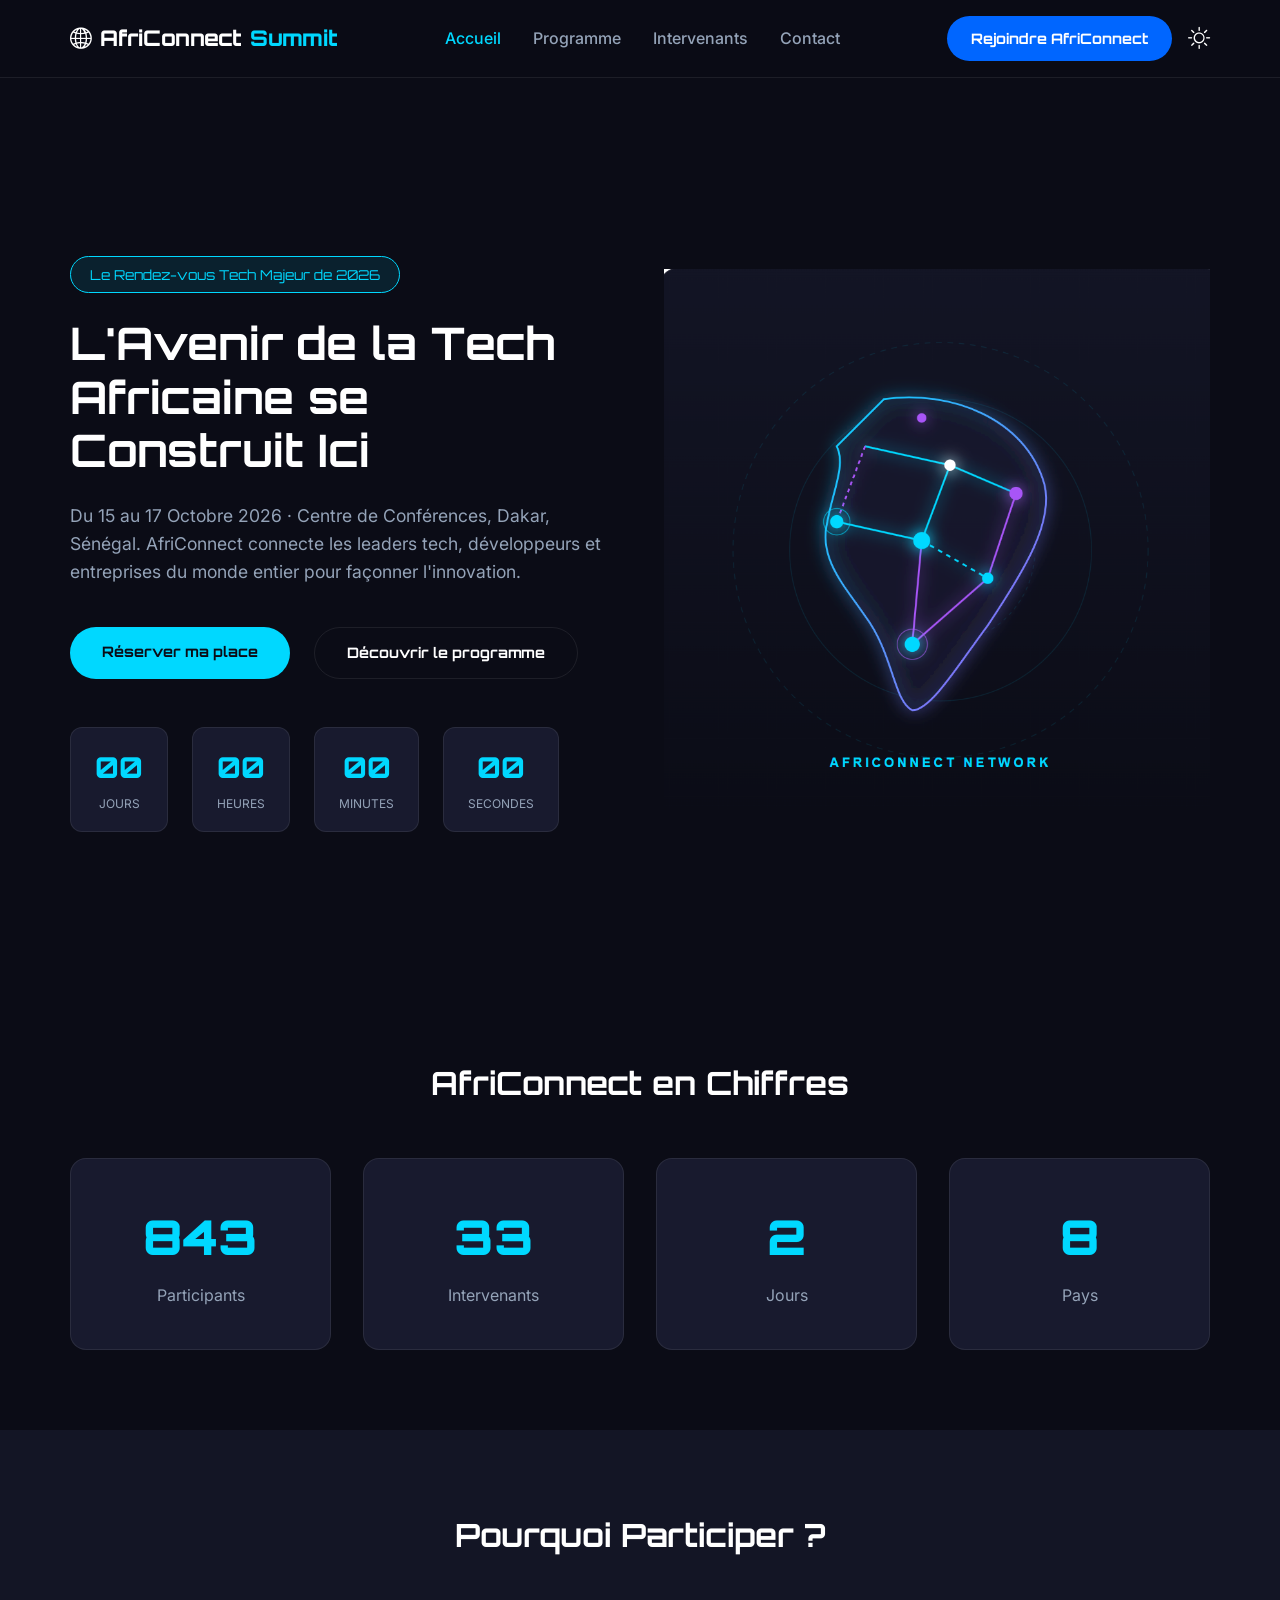
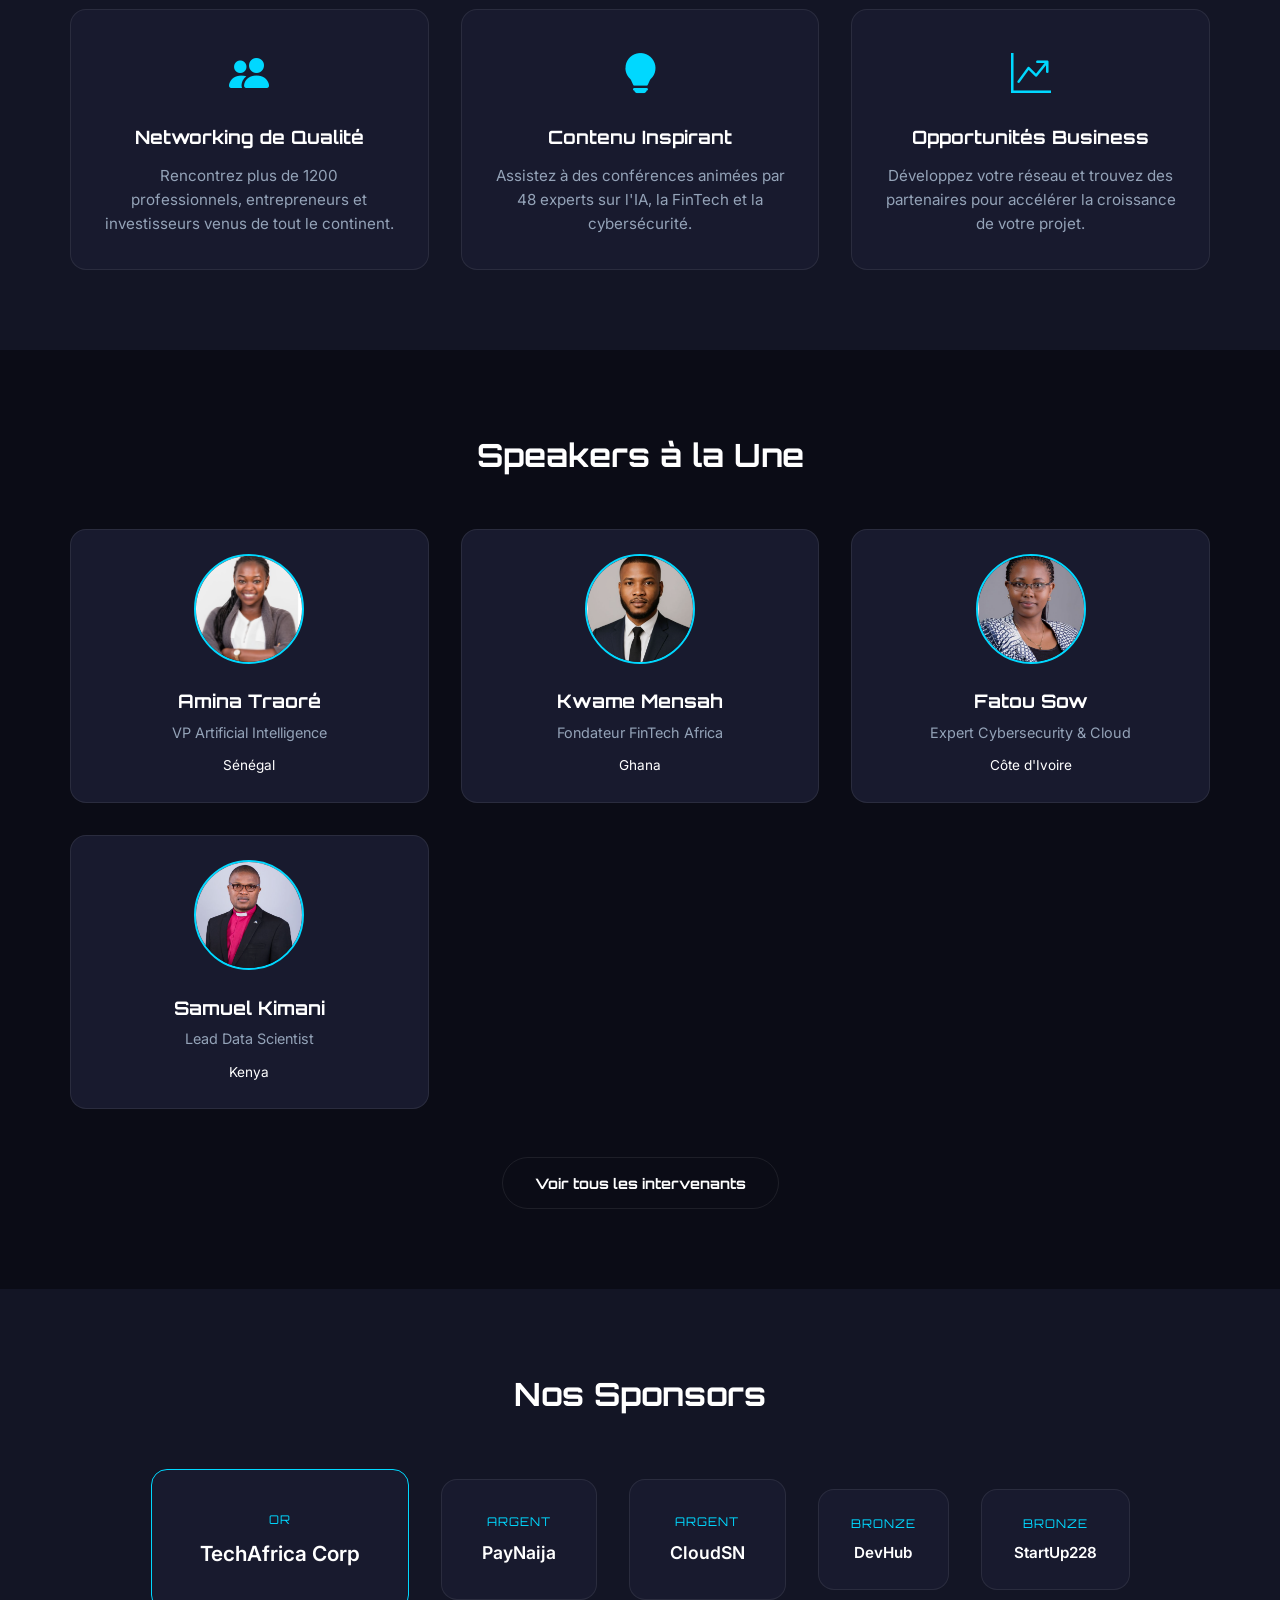
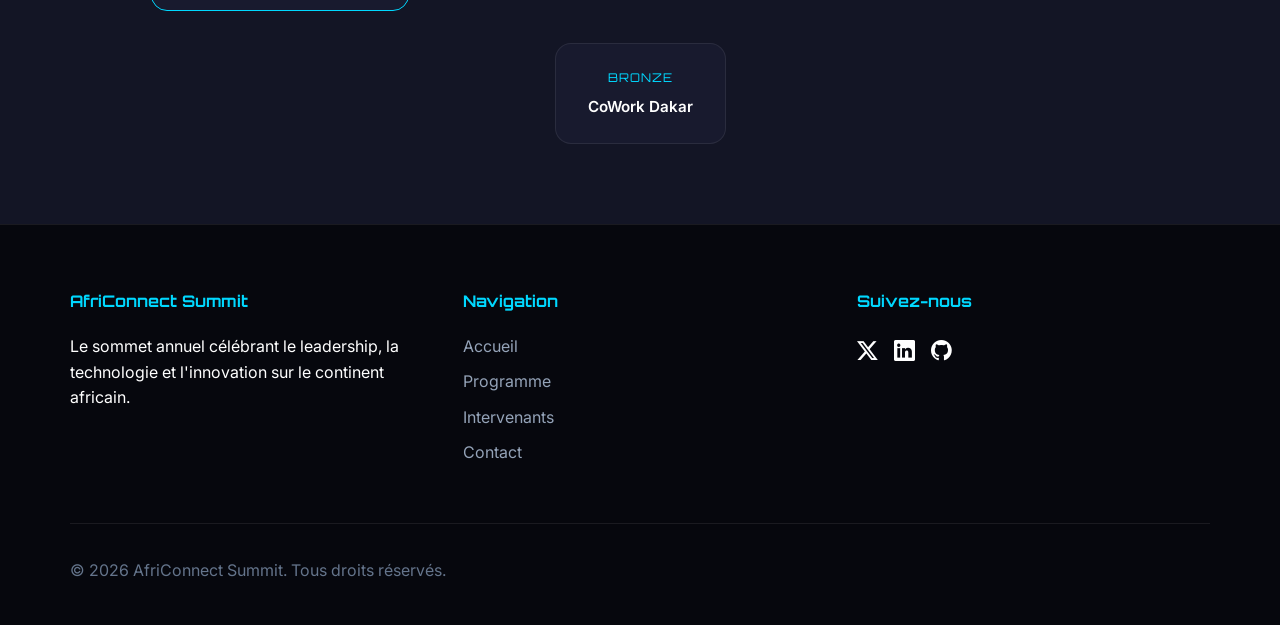
<file: index.html>
<!DOCTYPE html>
<html lang="fr" data-theme="dark">
<head>
  <meta charset="UTF-8">
  <meta name="viewport" content="width=device-width, initial-scale=1.0">
  <title>AfriConnect Summit 2026 | Accueil</title>
  
  <!-- Google Fonts : Orbitron (Tech/Titres) & Inter (Lecture) -->
  <link rel="preconnect" href="https://fonts.googleapis.com">
  <link rel="preconnect" href="https://fonts.gstatic.com" crossorigin>
  <link href="https://fonts.googleapis.com/css2?family=Inter:wght@400;500;600&family=Orbitron:wght@600;700;800;900&display=swap" rel="stylesheet">
  
  <!-- Bootstrap Icons pour les icônes -->
  <link href="https://cdn.jsdelivr.net/npm/bootstrap-icons@1.11.3/font/bootstrap-icons.css" rel="stylesheet">
  
  <!-- Feuille de style CSS -->
  <link rel="stylesheet" href="css/style.css">
</head>
<body>

  <!-- HEADER & NAVIGATION -->
  <header class="header" id="header">
    <nav class="navbar container">
      <a href="index.html" class="logo">
        <i class="bi bi-globe2"></i> AfriConnect <span class="logo-accent">Summit</span>
      </a>
      
      <ul class="nav-menu" id="nav-menu">
        <li><a href="index.html" class="nav-link active">Accueil</a></li>
        <li><a href="programme.html" class="nav-link">Programme</a></li>
        <li><a href="intervenants.html" class="nav-link">Intervenants</a></li>
        <li><a href="contact.html" class="nav-link">Contact</a></li>
      </ul>
      
      <div class="nav-actions">
        <a href="contact.html" class="btn btn-blue">Rejoindre AfriConnect</a>
        <button id="theme-toggle" class="btn-theme" aria-label="Changer de thème">
          <i class="bi bi-sun"></i>
        </button>
        <button id="hamburger" class="hamburger" aria-label="Menu mobile">
          <i class="bi bi-list"></i>
        </button>
      </div>
    </nav>
  </header>

  <main>
    <!-- SECTION HERO -->
    <section class="hero">
      <div class="hero-flex container">
        <div class="hero-image reveal">
          <img src="Images/photo.png" alt="Illustration réseau connecté AfriConnect Summit">
        </div>

        <div class="hero-content reveal">
          <span class="badge">Le Rendez-vous Tech Majeur de 2026</span>
          <h1>L'Avenir de la Tech Africaine se Construit Ici</h1>
          <p class="hero-subtitle">Du 15 au 17 Octobre 2026 · Centre de Conférences, Dakar, Sénégal. AfriConnect connecte les leaders tech, développeurs et entreprises du monde entier pour façonner l'innovation.</p>
          
          <div class="hero-buttons">
            <a href="contact.html" class="btn btn-cyan">Réserver ma place</a>
            <a href="programme.html" class="btn btn-outline">Découvrir le programme</a>
          </div>

          <!-- Compte à rebours -->
          <div class="countdown" id="countdown">
            <div class="time-box"><span id="days">00</span><label>Jours</label></div>
            <div class="time-box"><span id="hours">00</span><label>Heures</label></div>
            <div class="time-box"><span id="minutes">00</span><label>Minutes</label></div>
            <div class="time-box"><span id="seconds">00</span><label>Secondes</label></div>
          </div>
        </div>
      </div>
    </section>

    <!-- SECTION CHIFFRES CLÉS -->
    <section class="section-padding">
      <div class="container">
        <h2 class="section-title">AfriConnect en Chiffres</h2>
        <div class="grid-stats">
          <div class="stat-card reveal">
            <h3 class="stat-number" data-target="1200">0</h3>
            <p class="stat-label">Participants</p>
          </div>
          <div class="stat-card reveal">
            <h3 class="stat-number" data-target="48">0</h3>
            <p class="stat-label">Intervenants</p>
          </div>
          <div class="stat-card reveal">
            <h3 class="stat-number" data-target="3">0</h3>
            <p class="stat-label">Jours</p>
          </div>
          <div class="stat-card reveal">
            <h3 class="stat-number" data-target="12">0</h3>
            <p class="stat-label">Pays</p>
          </div>
        </div>
      </div>
    </section>

    <!-- SECTION POURQUOI PARTICIPER -->
    <section class="section-padding" style="background-color: var(--bg-secondary);">
      <div class="container">
        <h2 class="section-title">Pourquoi Participer ?</h2>
        <div class="why-flex">
          <article class="why-card reveal">
            <i class="bi bi-people-fill why-icon"></i>
            <h3>Networking de Qualité</h3>
            <p>Rencontrez plus de 1200 professionnels, entrepreneurs et investisseurs venus de tout le continent.</p>
          </article>
          <article class="why-card reveal">
            <i class="bi bi-lightbulb-fill why-icon"></i>
            <h3>Contenu Inspirant</h3>
            <p>Assistez à des conférences animées par 48 experts sur l'IA, la FinTech et la cybersécurité.</p>
          </article>
          <article class="why-card reveal">
            <i class="bi bi-graph-up-arrow why-icon"></i>
            <h3>Opportunités Business</h3>
            <p>Développez votre réseau et trouvez des partenaires pour accélérer la croissance de votre projet.</p>
          </article>
        </div>
      </div>
    </section>

    <!-- APERÇU INTERVENANTS -->
    <section class="section-padding">
      <div class="container">
        <h2 class="section-title">Speakers à la Une</h2>
        <div class="grid-speakers-preview">
          <div class="speaker-card reveal">
            <img src="Images/F2.png" alt="Awa Diop, VP Artificial Intelligence" class="speaker-img" onerror="this.src='https://images.unsplash.com/photo-1573496359142-b8d87734a5a2?w=400'">
            <h3>Amina Traoré</h3>
            <p class="speaker-role">VP Artificial Intelligence</p>
            <span class="speaker-country">Sénégal</span>
          </div>
          <div class="speaker-card reveal">
            <img src="Images/N1.png" alt="Kwame Mensah, Fondateur FinTech Africa" class="speaker-img" onerror="this.src='https://images.unsplash.com/photo-1560250097-0b93528c311a?w=400'">
            <h3>Kwame Mensah</h3>
            <p class="speaker-role">Fondateur FinTech Africa</p>
            <span class="speaker-country">Ghana</span>
          </div>
          <div class="speaker-card reveal">
            <img src="Images/F1.png" alt="Fatou Sow, Expert Cybersecurity & Cloud" class="speaker-img" onerror="this.src='https://images.unsplash.com/photo-1580489944761-15a19d654956?w=400'">
            <h3>Fatou Sow</h3>
            <p class="speaker-role">Expert Cybersecurity & Cloud</p>
            <span class="speaker-country">Côte d'Ivoire</span>
          </div>
          <div class="speaker-card reveal">
            <img src="Images/KE2.png" alt="Samuel Kimani, Lead Data Scientist" class="speaker-img" onerror="this.src='https://images.unsplash.com/photo-1507003211169-0a1dd7228f2d?w=400'">
            <h3>Samuel Kimani</h3>
            <p class="speaker-role">Lead Data Scientist</p>
            <span class="speaker-country">Kenya</span>
          </div>
        </div>
        <div class="center-btn">
          <a href="intervenants.html" class="btn btn-outline">Voir tous les intervenants</a>
        </div>
      </div>
    </section>

    <!-- SECTION SPONSORS -->
    <section class="section-padding" style="background-color: var(--bg-secondary);">
      <div class="container">
        <h2 class="section-title">Nos Sponsors</h2>
        <div class="sponsors-flex">
          <div class="sponsor-card sponsor-gold reveal">
            <span class="sponsor-level">Or</span>
            <p class="sponsor-name">TechAfrica Corp</p>
          </div>
          <div class="sponsor-card sponsor-silver reveal">
            <span class="sponsor-level">Argent</span>
            <p class="sponsor-name">PayNaija</p>
          </div>
          <div class="sponsor-card sponsor-silver reveal">
            <span class="sponsor-level">Argent</span>
            <p class="sponsor-name">CloudSN</p>
          </div>
          <div class="sponsor-card sponsor-bronze reveal">
            <span class="sponsor-level">Bronze</span>
            <p class="sponsor-name">DevHub</p>
          </div>
          <div class="sponsor-card sponsor-bronze reveal">
            <span class="sponsor-level">Bronze</span>
            <p class="sponsor-name">StartUp228</p>
          </div>
          <div class="sponsor-card sponsor-bronze reveal">
            <span class="sponsor-level">Bronze</span>
            <p class="sponsor-name">CoWork Dakar</p>
          </div>
        </div>
      </div>
    </section>
  </main>

  <!-- FOOTER -->
  <footer class="footer">
    <div class="container">
      <div class="flex-footer">
        <div class="footer-col">
          <h4>AfriConnect Summit</h4>
          <p>Le sommet annuel célébrant le leadership, la technologie et l'innovation sur le continent africain.</p>
        </div>
        <div class="footer-col">
          <h4>Navigation</h4>
          <ul>
            <li><a href="index.html">Accueil</a></li>
            <li><a href="programme.html">Programme</a></li>
            <li><a href="intervenants.html">Intervenants</a></li>
            <li><a href="contact.html">Contact</a></li>
          </ul>
        </div>
        <div class="footer-col">
          <h4>Suivez-nous</h4>
          <div class="social-links">
            <a href="#" aria-label="Twitter"><i class="bi bi-twitter-x"></i></a>
            <a href="#" aria-label="LinkedIn"><i class="bi bi-linkedin"></i></a>
            <a href="#" aria-label="GitHub"><i class="bi bi-github"></i></a>
          </div>
        </div>
      </div>
      <div class="footer-bottom">
        <p>&copy; <span id="current-year"></span> AfriConnect Summit. Tous droits réservés.</p>
        <button id="back-to-top" class="btn-top" aria-label="Retour en haut"><i class="bi bi-arrow-up"></i></button>
      </div>
    </div>
  </footer>

  <script src="js/main.js"></script>
</body>
</html>
</file>
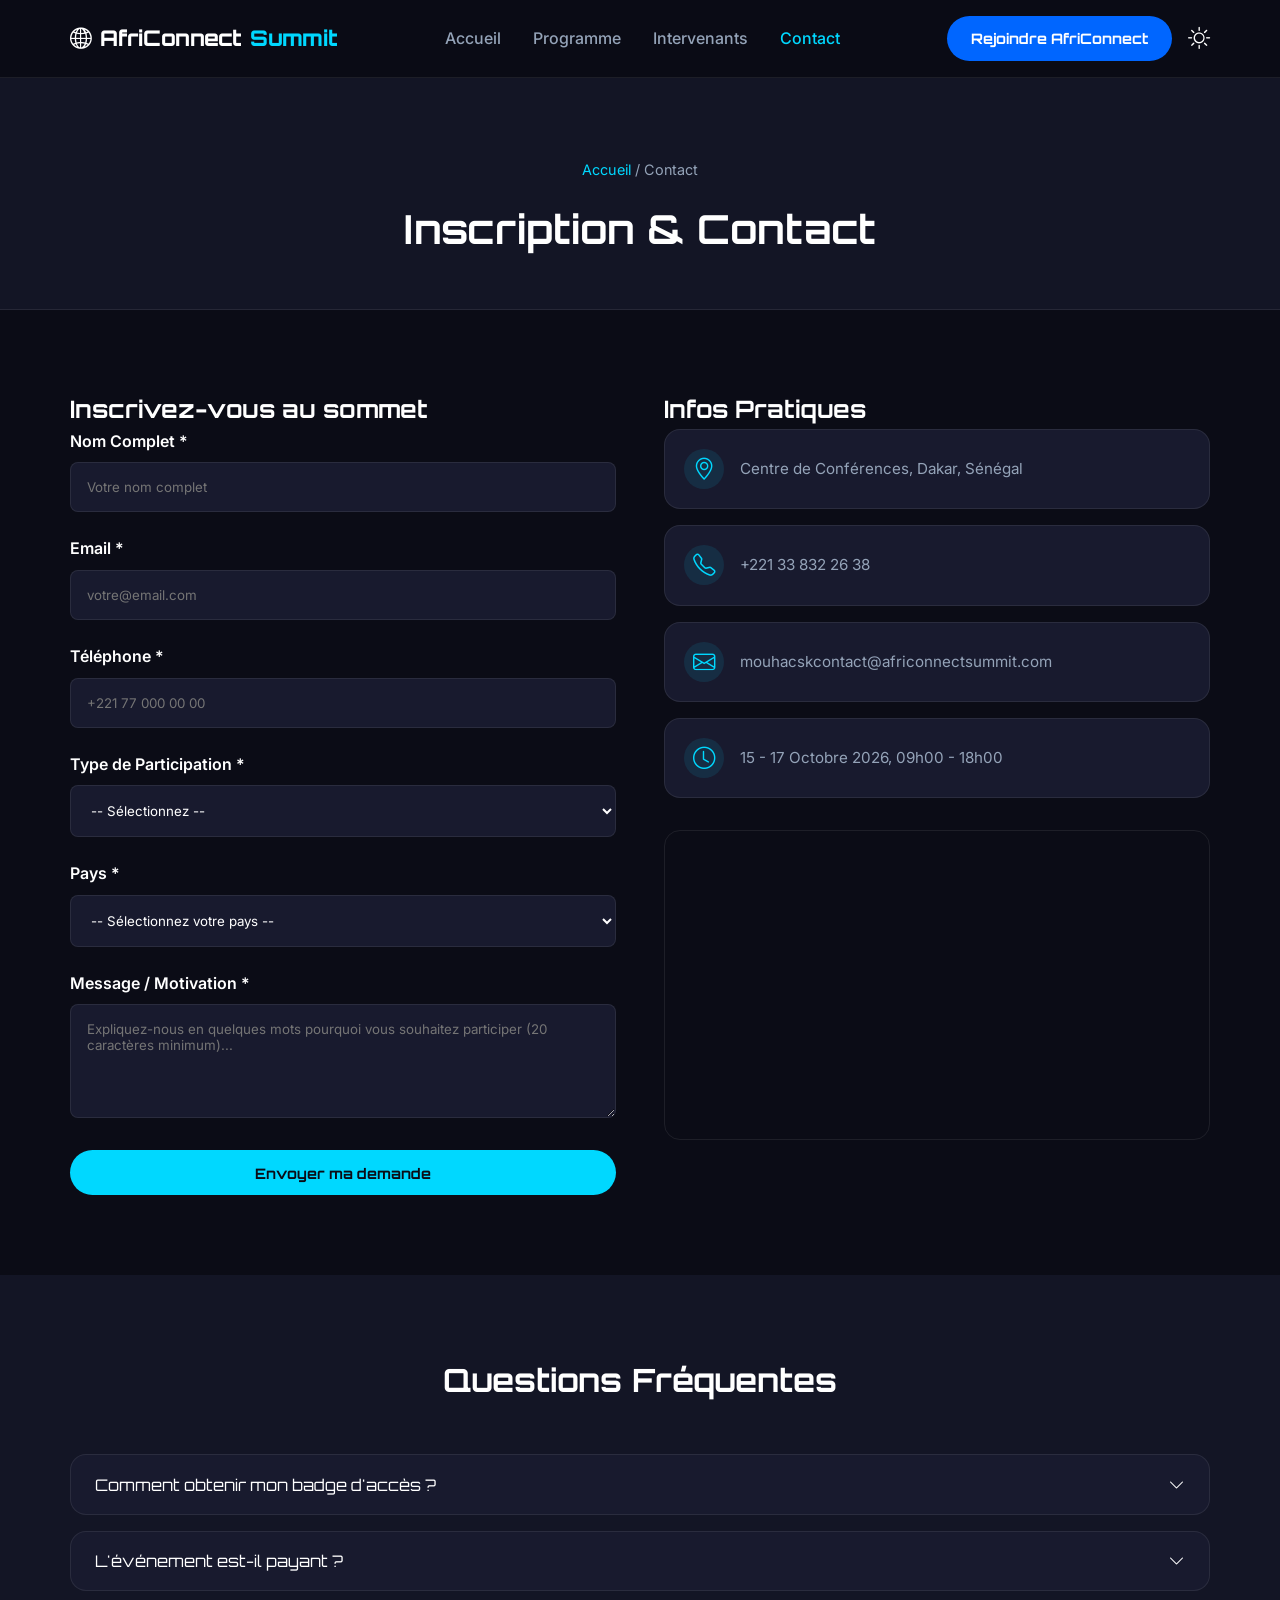
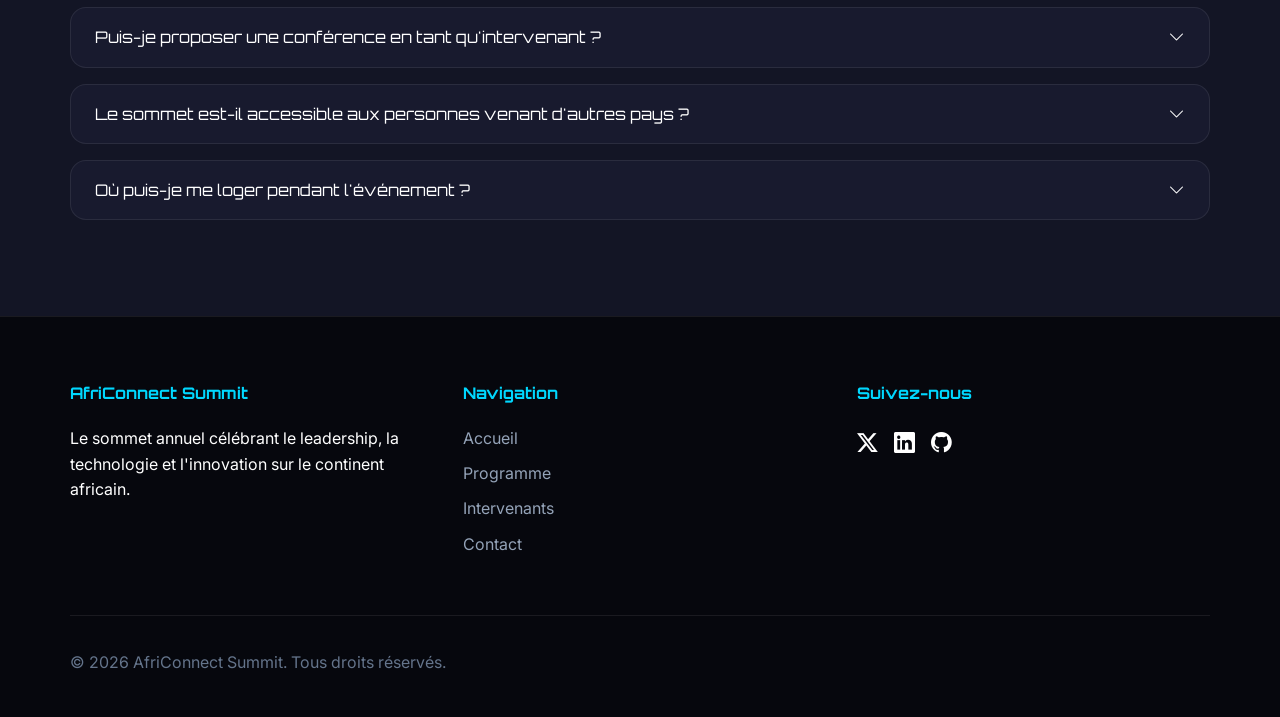
<file: contact.html>
<!DOCTYPE html>
<html lang="fr" data-theme="dark">
<head>
  <meta charset="UTF-8">
  <meta name="viewport" content="width=device-width, initial-scale=1.0">
  <title>AfriConnect Summit 2026 | Contact</title>
  
  <!-- Google Fonts : Orbitron (Tech/Titres) & Inter (Lecture) -->
  <link rel="preconnect" href="https://fonts.googleapis.com">
  <link rel="preconnect" href="https://fonts.gstatic.com" crossorigin>
  <link href="https://fonts.googleapis.com/css2?family=Inter:wght@400;500;600&family=Orbitron:wght@600;700;800;900&display=swap" rel="stylesheet">
  
  <!-- Bootstrap Icons -->
  <link href="https://cdn.jsdelivr.net/npm/bootstrap-icons@1.11.3/font/bootstrap-icons.css" rel="stylesheet">
  
  <!-- Feuille de style CSS -->
  <link rel="stylesheet" href="css/style.css">
</head>
<body>

  <!-- HEADER & NAVIGATION -->
  <header class="header" id="header">
    <nav class="navbar container">
      <a href="index.html" class="logo">
        <i class="bi bi-globe2"></i> AfriConnect <span class="logo-accent">Summit</span>
      </a>
      
      <ul class="nav-menu" id="nav-menu">
        <li><a href="index.html" class="nav-link">Accueil</a></li>
        <li><a href="programme.html" class="nav-link">Programme</a></li>
        <li><a href="intervenants.html" class="nav-link">Intervenants</a></li>
        <li><a href="contact.html" class="nav-link active">Contact</a></li>
      </ul>
      
      <div class="nav-actions">
        <a href="contact.html" class="btn btn-blue">Rejoindre AfriConnect</a>
        <button id="theme-toggle" class="btn-theme" aria-label="Changer de thème">
          <i class="bi bi-sun"></i>
        </button>
        <button id="hamburger" class="hamburger" aria-label="Menu mobile">
          <i class="bi bi-list"></i>
        </button>
      </div>
    </nav>
  </header>

  <main>
    <!-- HERO INTERNE -->
    <section class="page-hero">
      <div class="container">
        <div class="breadcrumb"><a href="index.html">Accueil</a> / Contact</div>
        <h1>Inscription & Contact</h1>
      </div>
    </section>

    <!-- FORMULAIRE D'INSCRIPTION ET INFOS -->
    <section class="section-padding">
      <div class="container">
        <div class="flex-contact">

          <!-- Colonne formulaire -->
          <div class="contact-form-container reveal">
            <h2>Inscrivez-vous au sommet</h2>
            <form id="contact-form" novalidate>

              <div class="form-group">
                <label for="name">Nom Complet <span aria-hidden="true">*</span></label>
                <input type="text" id="name" name="name" required placeholder="Votre nom complet">
                <span class="error-message" id="name-error"></span>
              </div>

              <div class="form-group">
                <label for="email">Email <span aria-hidden="true">*</span></label>
                <input type="email" id="email" name="email" required placeholder="votre@email.com">
                <span class="error-message" id="email-error"></span>
              </div>

              <div class="form-group">
                <label for="phone">Téléphone <span aria-hidden="true">*</span></label>
                <input type="tel" id="phone" name="phone" required placeholder="+221 77 000 00 00">
                <span class="error-message" id="phone-error"></span>
              </div>

              <div class="form-group">
                <label for="type">Type de Participation <span aria-hidden="true">*</span></label>
                <select id="type" name="type" required>
                  <option value="">-- Sélectionnez --</option>
                  <option value="participant">Participant</option>
                  <option value="intervenant">Intervenant</option>
                  <option value="sponsor">Sponsor</option>
                  <option value="presse">Presse / Média</option>
                  <option value="etudiant">Étudiant</option>
                </select>
                <span class="error-message" id="type-error"></span>
              </div>

              <div class="form-group">
                <label for="country">Pays <span aria-hidden="true">*</span></label>
                <select id="country" name="country" required>
                  <option value="">-- Sélectionnez votre pays --</option>
                  <option value="senegal">Sénégal</option>
                  <option value="ghana">Ghana</option>
                  <option value="cote-ivoire">Côte d'Ivoire</option>
                  <option value="nigeria">Nigeria</option>
                  <option value="mali">Mali</option>
                  <option value="maroc">Maroc</option>
                  <option value="kenya">Kenya</option>
                  <option value="cameroun">Cameroun</option>
                  <option value="tunisie">Tunisie</option>
                  <option value="rdc">République Démocratique du Congo</option>
                  <option value="benin">Bénin</option>
                  <option value="togo">Togo</option>
                </select>
                <span class="error-message" id="country-error"></span>
              </div>

              <div class="form-group">
                <label for="message">Message / Motivation <span aria-hidden="true">*</span></label>
                <textarea id="message" name="message" rows="5" required placeholder="Expliquez-nous en quelques mots pourquoi vous souhaitez participer (20 caractères minimum)..."></textarea>
                <span class="error-message" id="message-error"></span>
              </div>

              <button type="submit" class="btn btn-cyan btn-block">Envoyer ma demande</button>
              <div class="success-message" id="success-msg">Votre inscription a été envoyée avec succès !</div>
            </form>
          </div>

          <!-- Colonne infos pratiques -->
          <div class="contact-info reveal">
            <h2>Infos Pratiques</h2>
            <div class="info-grid">
              <div class="info-card">
                <i class="bi bi-geo-alt"></i>
                <p>Centre de Conférences, Dakar, Sénégal</p>
              </div>
              <div class="info-card">
                <i class="bi bi-telephone"></i>
                <p>+221 33 832 26 38</p>
              </div>
              <div class="info-card">
                <i class="bi bi-envelope"></i>
                <p>mouhacskcontact@africonnectsummit.com</p>
              </div>
              <div class="info-card">
                <i class="bi bi-clock"></i>
                <p>15 - 17 Octobre 2026, 09h00 - 18h00</p>
              </div>
            </div>

            <div class="map-container">
              <iframe
                src="https://www.google.com/maps?q=Dakar,Senegal&output=embed"
                width="100%"
                height="300"
                style="border:0;"
                allowfullscreen=""
                loading="lazy"
                title="Localisation du Centre de Conférences de Dakar">
              </iframe>
            </div>
          </div>

        </div>
      </div>
    </section>

    <!-- FAQ EN ACCORDÉON CSS PUR -->
    <section class="section-padding" style="background-color: var(--bg-secondary);">
      <div class="container">
        <h2 class="section-title">Questions Fréquentes</h2>

        <div class="faq-list">
          <div class="faq-item reveal" tabindex="0">
            <button class="faq-question" type="button">
              Comment obtenir mon badge d'accès ?
              <i class="bi bi-chevron-down"></i>
            </button>
            <div class="faq-answer">
              <p>Votre badge sera envoyé par email après validation de votre inscription. Vous pourrez aussi le récupérer directement à l'accueil du centre de conférences le premier jour.</p>
            </div>
          </div>

          <div class="faq-item reveal" tabindex="0">
            <button class="faq-question" type="button">
              L'événement est-il payant ?
              <i class="bi bi-chevron-down"></i>
            </button>
            <div class="faq-answer">
              <p>La participation est gratuite pour les étudiants sur présentation d'un justificatif. Les autres profils (participant, intervenant, sponsor) sont soumis à des tarifs disponibles sur demande.</p>
            </div>
          </div>

          <div class="faq-item reveal" tabindex="0">
            <button class="faq-question" type="button">
              Puis-je proposer une conférence en tant qu'intervenant ?
              <i class="bi bi-chevron-down"></i>
            </button>
            <div class="faq-answer">
              <p>Oui, sélectionnez "Intervenant" dans le formulaire ci-dessus et décrivez votre proposition dans le champ message. Notre comité vous recontactera sous 10 jours ouvrés.</p>
            </div>
          </div>

          <div class="faq-item reveal" tabindex="0">
            <button class="faq-question" type="button">
              Le sommet est-il accessible aux personnes venant d'autres pays ?
              <i class="bi bi-chevron-down"></i>
            </button>
            <div class="faq-answer">
              <p>Absolument, AfriConnect Summit est panafricain et international. Une lettre d'invitation officielle peut être fournie sur demande pour faciliter vos démarches de visa.</p>
            </div>
          </div>

          <div class="faq-item reveal" tabindex="0">
            <button class="faq-question" type="button">
              Où puis-je me loger pendant l'événement ?
              <i class="bi bi-chevron-down"></i>
            </button>
            <div class="faq-answer">
              <p>Une liste d'hôtels partenaires proposant des tarifs préférentiels sera communiquée par email après votre inscription.</p>
            </div>
          </div>
        </div>
      </div>
    </section>
  </main>

  <!-- FOOTER -->
  <footer class="footer">
    <div class="container">
      <div class="flex-footer">
        <div class="footer-col">
          <h4>AfriConnect Summit</h4>
          <p>Le sommet annuel célébrant le leadership, la technologie et l'innovation sur le continent africain.</p>
        </div>
        <div class="footer-col">
          <h4>Navigation</h4>
          <ul>
            <li><a href="index.html">Accueil</a></li>
            <li><a href="programme.html">Programme</a></li>
            <li><a href="intervenants.html">Intervenants</a></li>
            <li><a href="contact.html">Contact</a></li>
          </ul>
        </div>
        <div class="footer-col">
          <h4>Suivez-nous</h4>
          <div class="social-links">
            <a href="#" aria-label="Twitter"><i class="bi bi-twitter-x"></i></a>
            <a href="#" aria-label="LinkedIn"><i class="bi bi-linkedin"></i></a>
            <a href="#" aria-label="GitHub"><i class="bi bi-github"></i></a>
          </div>
        </div>
      </div>
      <div class="footer-bottom">
        <p>&copy; <span id="current-year"></span> AfriConnect Summit. Tous droits réservés.</p>
        <button id="back-to-top" class="btn-top" aria-label="Retour en haut"><i class="bi bi-arrow-up"></i></button>
      </div>
    </div>
  </footer>

  <script src="js/main.js"></script>
</body>
</html>
</file>
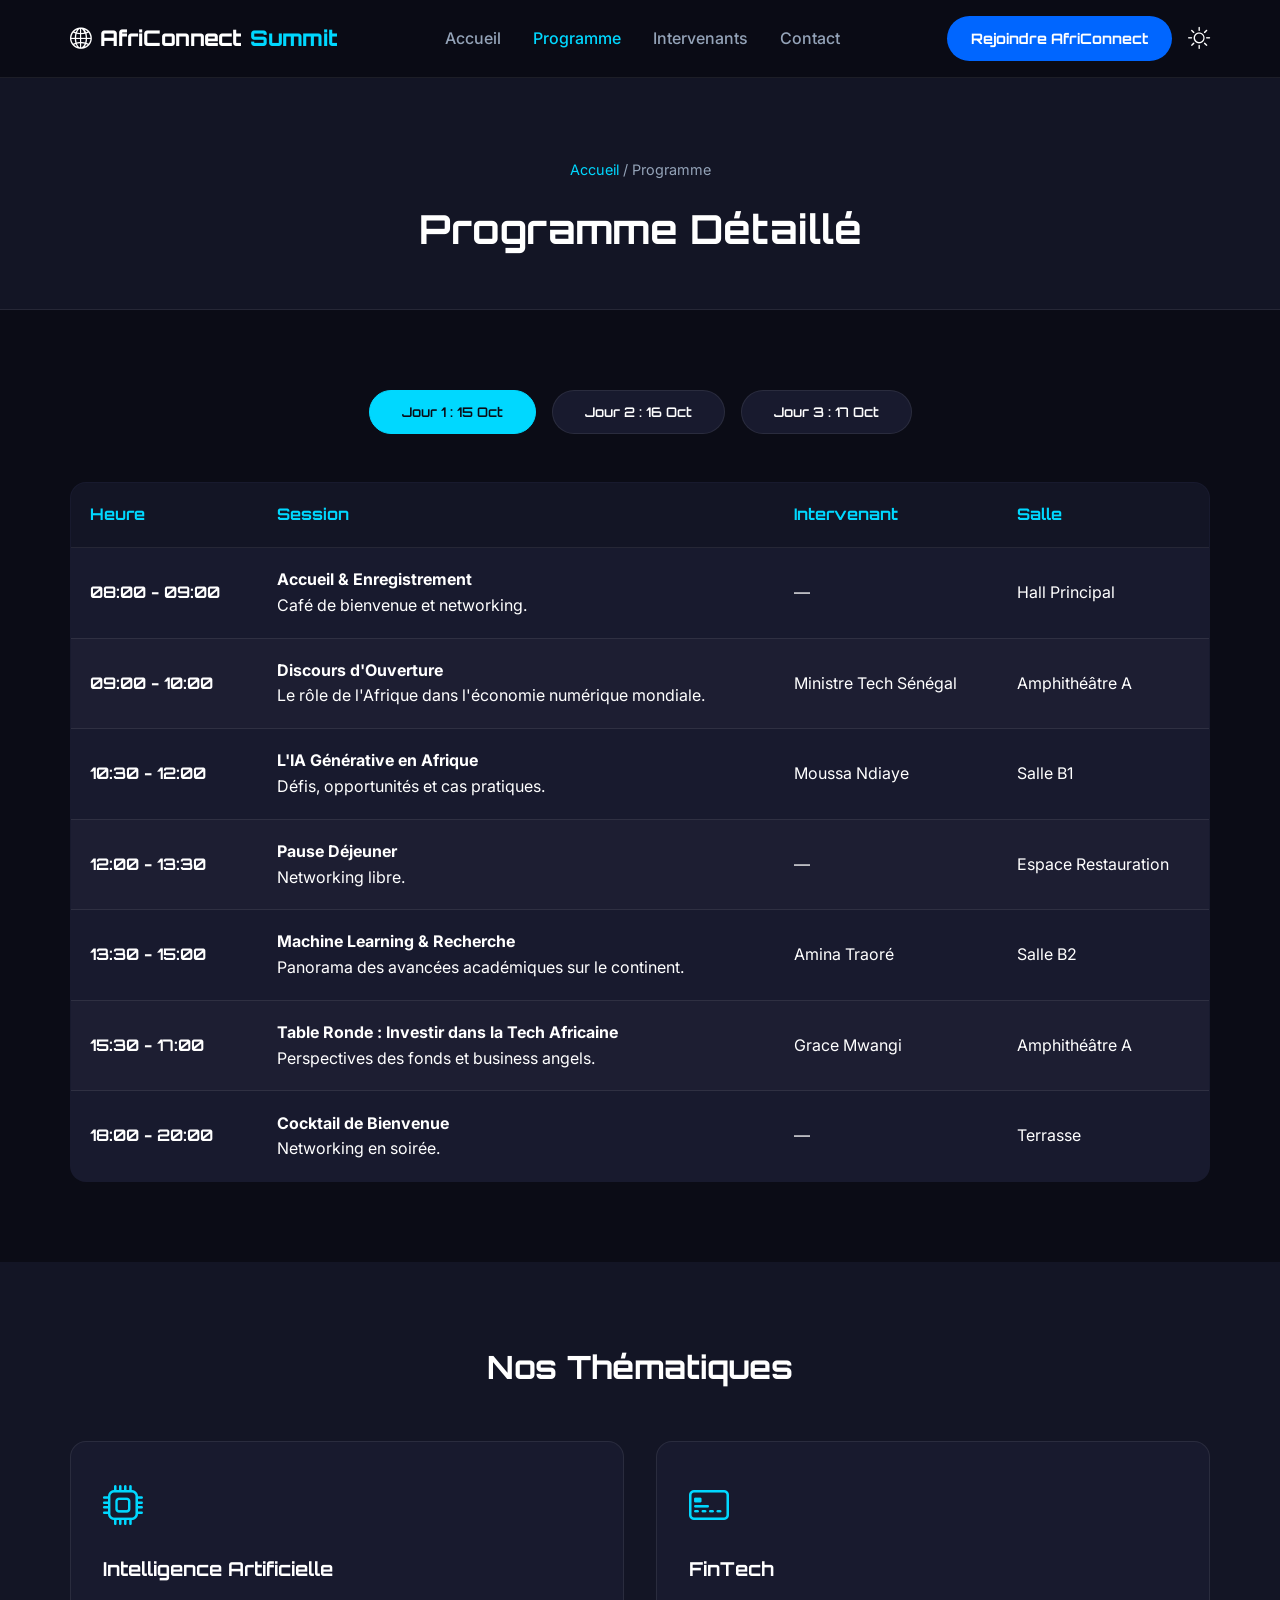
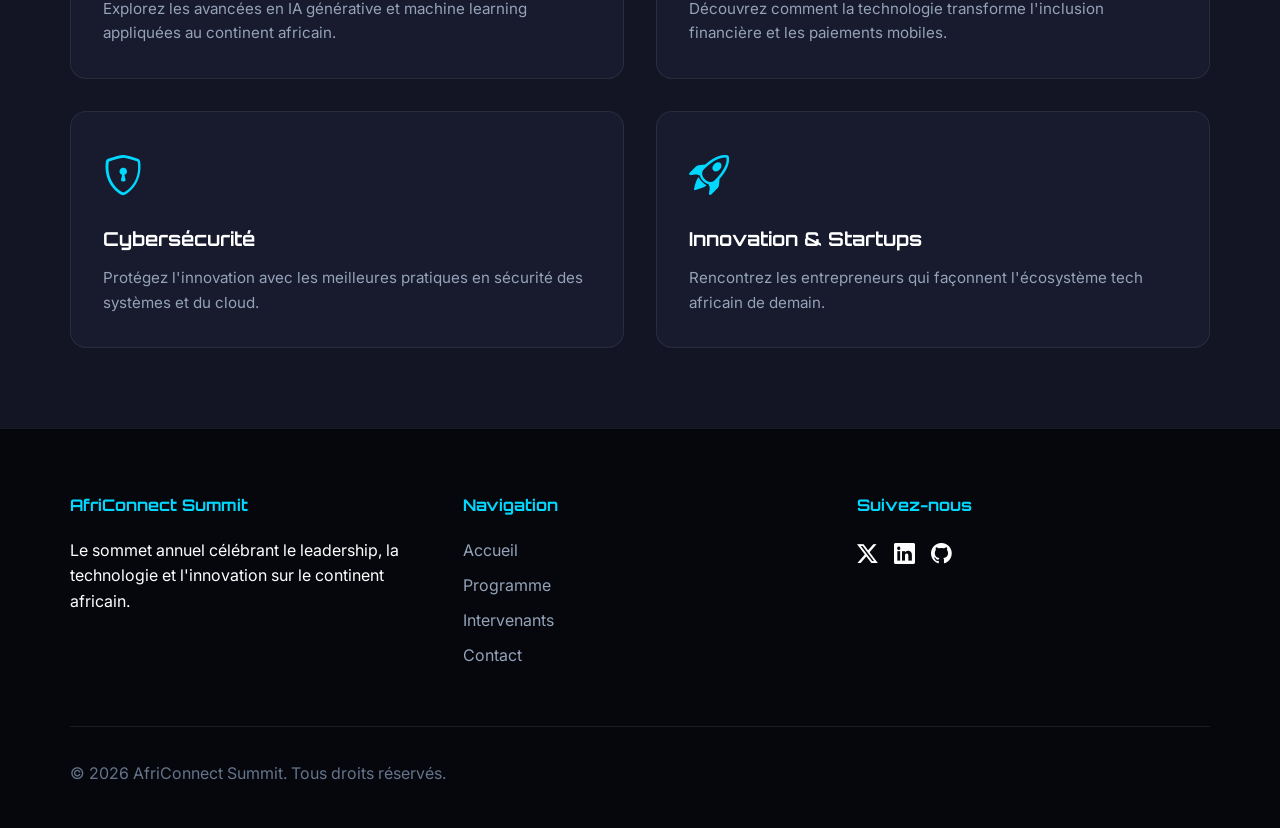
<file: programme.html>
<!DOCTYPE html>
<html lang="fr" data-theme="dark">
<head>
  <meta charset="UTF-8">
  <meta name="viewport" content="width=device-width, initial-scale=1.0">
  <title>AfriConnect Summit 2026 | Programme</title>
  
  <!-- Google Fonts : Orbitron (Tech/Titres) & Inter (Lecture) -->
  <link rel="preconnect" href="https://fonts.googleapis.com">
  <link rel="preconnect" href="https://fonts.gstatic.com" crossorigin>
  <link href="https://fonts.googleapis.com/css2?family=Inter:wght@400;500;600&family=Orbitron:wght@600;700;800;900&display=swap" rel="stylesheet">
  
  <!-- Bootstrap Icons -->
  <link href="https://cdn.jsdelivr.net/npm/bootstrap-icons@1.11.3/font/bootstrap-icons.css" rel="stylesheet">
  
  <!-- Feuille de style CSS -->
  <link rel="stylesheet" href="css/style.css">
</head>
<body>

  <!-- HEADER & NAVIGATION -->
  <header class="header" id="header">
    <nav class="navbar container">
      <a href="index.html" class="logo">
        <i class="bi bi-globe2"></i> AfriConnect <span class="logo-accent">Summit</span>
      </a>
      
      <ul class="nav-menu" id="nav-menu">
        <li><a href="index.html" class="nav-link">Accueil</a></li>
        <li><a href="programme.html" class="nav-link active">Programme</a></li>
        <li><a href="intervenants.html" class="nav-link">Intervenants</a></li>
        <li><a href="contact.html" class="nav-link">Contact</a></li>
      </ul>
      
      <div class="nav-actions">
        <a href="contact.html" class="btn btn-blue">Rejoindre AfriConnect</a>
        <button id="theme-toggle" class="btn-theme" aria-label="Changer de thème">
          <i class="bi bi-sun"></i>
        </button>
        <button id="hamburger" class="hamburger" aria-label="Menu mobile">
          <i class="bi bi-list"></i>
        </button>
      </div>
    </nav>
  </header>

  <main>
    <!-- HERO INTERNE -->
    <section class="page-hero">
      <div class="container">
        <div class="breadcrumb"><a href="index.html">Accueil</a> / Programme</div>
        <h1>Programme Détaillé</h1>
      </div>
    </section>

    <!-- ONGLETS 3 JOURS -->
    <section class="section-padding">
      <div class="container">
        <div class="tab-buttons">
          <button class="tab-btn active" data-day="1">Jour 1 : 15 Oct</button>
          <button class="tab-btn" data-day="2">Jour 2 : 16 Oct</button>
          <button class="tab-btn" data-day="3">Jour 3 : 17 Oct</button>
        </div>

        <!-- Jour 1 -->
        <div class="tab-content active" id="day-1">
          <table class="schedule-table reveal">
            <thead>
              <tr>
                <th>Heure</th>
                <th>Session</th>
                <th>Intervenant</th>
                <th>Salle</th>
              </tr>
            </thead>
            <tbody>
              <tr>
                <td class="schedule-time">08:00 - 09:00</td>
                <td><strong>Accueil & Enregistrement</strong><br>Café de bienvenue et networking.</td>
                <td>—</td>
                <td>Hall Principal</td>
              </tr>
              <tr>
                <td class="schedule-time">09:00 - 10:00</td>
                <td><strong>Discours d'Ouverture</strong><br>Le rôle de l'Afrique dans l'économie numérique mondiale.</td>
                <td>Ministre Tech Sénégal</td>
                <td>Amphithéâtre A</td>
              </tr>
              <tr>
                <td class="schedule-time">10:30 - 12:00</td>
                <td><strong>L'IA Générative en Afrique</strong><br>Défis, opportunités et cas pratiques.</td>
                <td>Moussa Ndiaye</td>
                <td>Salle B1</td>
              </tr>
              <tr>
                <td class="schedule-time">12:00 - 13:30</td>
                <td><strong>Pause Déjeuner</strong><br>Networking libre.</td>
                <td>—</td>
                <td>Espace Restauration</td>
              </tr>
              <tr>
                <td class="schedule-time">13:30 - 15:00</td>
                <td><strong>Machine Learning & Recherche</strong><br>Panorama des avancées académiques sur le continent.</td>
                <td>Amina Traoré</td>
                <td>Salle B2</td>
              </tr>
              <tr>
                <td class="schedule-time">15:30 - 17:00</td>
                <td><strong>Table Ronde : Investir dans la Tech Africaine</strong><br>Perspectives des fonds et business angels.</td>
                <td>Grace Mwangi</td>
                <td>Amphithéâtre A</td>
              </tr>
              <tr>
                <td class="schedule-time">18:00 - 20:00</td>
                <td><strong>Cocktail de Bienvenue</strong><br>Networking en soirée.</td>
                <td>—</td>
                <td>Terrasse</td>
              </tr>
            </tbody>
          </table>
        </div>

        <!-- Jour 2 -->
        <div class="tab-content" id="day-2">
          <table class="schedule-table reveal">
            <thead>
              <tr>
                <th>Heure</th>
                <th>Session</th>
                <th>Intervenant</th>
                <th>Salle</th>
              </tr>
            </thead>
            <tbody>
              <tr>
                <td class="schedule-time">09:00 - 10:30</td>
                <td><strong>FinTech & Inclusion Financière</strong><br>Comment la tech transforme l'accès bancaire en Afrique.</td>
                <td>Kwame Mensah</td>
                <td>Amphithéâtre A</td>
              </tr>
              <tr>
                <td class="schedule-time">11:00 - 12:30</td>
                <td><strong>Paiements Mobiles : État des Lieux</strong><br>Retour d'expérience et perspectives 2027.</td>
                <td>David Okafor</td>
                <td>Salle B1</td>
              </tr>
              <tr>
                <td class="schedule-time">12:30 - 14:00</td>
                <td><strong>Pause Déjeuner</strong><br>Networking libre.</td>
                <td>—</td>
                <td>Espace Restauration</td>
              </tr>
              <tr>
                <td class="schedule-time">14:00 - 16:00</td>
                <td><strong>Atelier : Blockchain & FinTech</strong><br>Session pratique en petits groupes.</td>
                <td>Équipe FinTech Africa</td>
                <td>Salle Atelier A</td>
              </tr>
              <tr>
                <td class="schedule-time">16:30 - 18:00</td>
                <td><strong>Cybersécurité : Protéger l'Innovation</strong><br>Bonnes pratiques et retours terrain.</td>
                <td>Fatou Sow</td>
                <td>Salle B2</td>
              </tr>
            </tbody>
          </table>
        </div>

        <!-- Jour 3 -->
        <div class="tab-content" id="day-3">
          <table class="schedule-table reveal">
            <thead>
              <tr>
                <th>Heure</th>
                <th>Session</th>
                <th>Intervenant</th>
                <th>Salle</th>
              </tr>
            </thead>
            <tbody>
              <tr>
                <td class="schedule-time">09:00 - 10:30</td>
                <td><strong>Sécuriser les Infrastructures Bancaires</strong><br>Retour d'expérience CISO.</td>
                <td>Ibrahima Bâ</td>
                <td>Amphithéâtre A</td>
              </tr>
              <tr>
                <td class="schedule-time">11:00 - 12:30</td>
                <td><strong>Cybersécurité & Cloud en Afrique</strong><br>Enjeux réglementaires et souveraineté des données.</td>
                <td>Nadia El Amrani</td>
                <td>Salle B1</td>
              </tr>
              <tr>
                <td class="schedule-time">12:30 - 14:00</td>
                <td><strong>Pause Déjeuner</strong><br>Networking libre.</td>
                <td>—</td>
                <td>Espace Restauration</td>
              </tr>
              <tr>
                <td class="schedule-time">14:00 - 15:30</td>
                <td><strong>Data Science au Service du Développement</strong><br>Cas d'usage en agriculture et santé.</td>
                <td>Samuel Kimani</td>
                <td>Salle B2</td>
              </tr>
              <tr>
                <td class="schedule-time">16:00 - 17:00</td>
                <td><strong>Discours de Clôture</strong><br>Bilan du sommet et perspectives 2027.</td>
                <td>Comité Organisateur</td>
                <td>Amphithéâtre A</td>
              </tr>
            </tbody>
          </table>
        </div>
      </div>
    </section>

    <!-- SECTION THÉMATIQUES (CSS Grid 2x2) -->
    <section class="section-padding" style="background-color: var(--bg-secondary);">
      <div class="container">
        <h2 class="section-title">Nos Thématiques</h2>
        <div class="grid-themes">
          <article class="theme-card reveal">
            <i class="bi bi-cpu theme-icon"></i>
            <h3>Intelligence Artificielle</h3>
            <p>Explorez les avancées en IA générative et machine learning appliquées au continent africain.</p>
          </article>
          <article class="theme-card reveal">
            <i class="bi bi-credit-card-2-front theme-icon"></i>
            <h3>FinTech</h3>
            <p>Découvrez comment la technologie transforme l'inclusion financière et les paiements mobiles.</p>
          </article>
          <article class="theme-card reveal">
            <i class="bi bi-shield-lock theme-icon"></i>
            <h3>Cybersécurité</h3>
            <p>Protégez l'innovation avec les meilleures pratiques en sécurité des systèmes et du cloud.</p>
          </article>
          <article class="theme-card reveal">
            <i class="bi bi-rocket-takeoff theme-icon"></i>
            <h3>Innovation & Startups</h3>
            <p>Rencontrez les entrepreneurs qui façonnent l'écosystème tech africain de demain.</p>
          </article>
        </div>
      </div>
    </section>
  </main>

  <!-- FOOTER -->
  <footer class="footer">
    <div class="container">
      <div class="flex-footer">
        <div class="footer-col">
          <h4>AfriConnect Summit</h4>
          <p>Le sommet annuel célébrant le leadership, la technologie et l'innovation sur le continent africain.</p>
        </div>
        <div class="footer-col">
          <h4>Navigation</h4>
          <ul>
            <li><a href="index.html">Accueil</a></li>
            <li><a href="programme.html">Programme</a></li>
            <li><a href="intervenants.html">Intervenants</a></li>
            <li><a href="contact.html">Contact</a></li>
          </ul>
        </div>
        <div class="footer-col">
          <h4>Suivez-nous</h4>
          <div class="social-links">
            <a href="#" aria-label="Twitter"><i class="bi bi-twitter-x"></i></a>
            <a href="#" aria-label="LinkedIn"><i class="bi bi-linkedin"></i></a>
            <a href="#" aria-label="GitHub"><i class="bi bi-github"></i></a>
          </div>
        </div>
      </div>
      <div class="footer-bottom">
        <p>&copy; <span id="current-year"></span> AfriConnect Summit. Tous droits réservés.</p>
        <button id="back-to-top" class="btn-top" aria-label="Retour en haut"><i class="bi bi-arrow-up"></i></button>
      </div>
    </div>
  </footer>

  <script src="js/main.js"></script>
</body>
</html>
</file>
<file: css/style.css>
/* ==========================================================================
   DESIGN SYSTEM & ANIMATIONS - STYLE DARK TECH / AFRICONNECT SUMMIT
   ========================================================================== */

:root {
  /* Palette Dark Tech */
  --bg-primary: #0b0c16;
  --bg-secondary: #131525;
  --bg-card: #181a2e;
  
  --text-primary: #ffffff;
  --text-secondary: #94a3b8;
  --text-muted: #64748b;
  
  /* Accents */
  --accent-cyan: #00d8ff;
  --accent-blue: #0066ff;
  --accent-purple: #a855f7;
  
  --border-color: rgba(255, 255, 255, 0.08);
  --shadow-glow: 0 0 25px rgba(0, 216, 255, 0.2);
  
  /* Typographie */
  --font-heading: 'Orbitron', sans-serif;
  --font-body: 'Inter', sans-serif;
  
  --radius-btn: 50px;
  --radius-card: 16px;
  --transition: all 0.3s cubic-bezier(0.4, 0, 0.2, 1);
}

/* Adaptation du Thème Clair */
[data-theme="light"] {
  --bg-primary: #f8fafc;
  --bg-secondary: #f1f5f9;
  --bg-card: #ffffff;
  --text-primary: #0f172a;
  --text-secondary: #475569;
  --border-color: rgba(0, 0, 0, 0.1);
}

[data-theme="light"] .logo, [data-theme="light"] h1, [data-theme="light"] h2 {
  color: #0f172a;
}

/* Reset de base */
*, *::before, *::after {
  box-sizing: border-box;
  margin: 0;
  padding: 0;
}

html {
  scroll-behavior: smooth;
}

/* ------------------------------------------------------------------------
   ANIMATION FADE-IN (APPARITION DE LA PAGE AU CHARGEMENT)
   ------------------------------------------------------------------------ */
body {
  font-family: var(--font-body);
  background-color: var(--bg-primary);
  color: var(--text-primary);
  line-height: 1.6;
  
  opacity: 0;
  transform: translateY(10px);
  transition: opacity 1.5s ease-out, transform 1.5s ease-out;
}

body.fade-in {
  opacity: 1;
  transform: translateY(0);
}

.container {
  width: 90%;
  max-width: 1200px;
  margin: 0 auto;
}

h1, h2, h3, h4, .stat-number, .logo, .schedule-time {
  font-family: var(--font-heading);
}

/* ------------------------------------------------------------------------
   HEADER & NAVBAR
   ------------------------------------------------------------------------ */
.header {
  background-color: rgba(11, 12, 22, 0.85);
  backdrop-filter: blur(12px);
  position: sticky;
  top: 0;
  z-index: 1000;
  border-bottom: 1px solid var(--border-color);
  padding: 1rem 0;
  transition: var(--transition);
}

[data-theme="light"] .header {
  background-color: rgba(248, 250, 252, 0.85);
}

/* Navbar dynamique après 80px de scroll */
.header.scrolled {
  box-shadow: 0 4px 20px rgba(0, 0, 0, 0.3);
  background-color: rgba(11, 12, 22, 0.97);
}

[data-theme="light"] .header.scrolled {
  background-color: rgba(248, 250, 252, 0.97);
}

.navbar {
  display: flex;
  align-items: center;
  justify-content: space-between;
}

.logo {
  font-size: 1.35rem;
  font-weight: 800;
  color: #fff;
  text-decoration: none;
  display: flex;
  align-items: center;
  gap: 8px;
}

.logo-accent {
  color: var(--accent-cyan);
}

.nav-menu {
  display: flex;
  list-style: none;
  gap: 2rem;
}

.nav-link {
  color: var(--text-secondary);
  text-decoration: none;
  font-weight: 500;
  transition: var(--transition);
}

.nav-link:hover, .nav-link.active {
  color: var(--accent-cyan);
}

.nav-actions {
  display: flex;
  align-items: center;
  gap: 1rem;
}

/* ------------------------------------------------------------------------
   BOUTONS
   ------------------------------------------------------------------------ */
.btn {
  display: inline-block;
  text-decoration: none;
  font-family: var(--font-heading);
  font-weight: 700;
  font-size: 0.9rem;
  padding: 0.85rem 2rem;
  border-radius: var(--radius-btn);
  transition: var(--transition);
  cursor: pointer;
  border: none;
}

.btn-cyan {
  background-color: var(--accent-cyan);
  color: #0b0c16;
}

.btn-cyan:hover {
  box-shadow: var(--shadow-glow);
  transform: translateY(-2px);
}

.btn-outline {
  background: transparent;
  color: var(--text-primary);
  border: 1px solid var(--border-color);
}

.btn-outline:hover {
  border-color: var(--accent-cyan);
  color: var(--accent-cyan);
}

.btn-blue {
  background-color: var(--accent-blue);
  color: #ffffff;
  padding: 0.7rem 1.5rem;
}

.btn-blue:hover {
  box-shadow: 0 0 20px rgba(0, 102, 255, 0.4);
}

.btn-block {
  width: 100%;
  text-align: center;
}

.btn-theme, .hamburger {
  background: transparent;
  border: none;
  color: var(--text-primary);
  font-size: 1.4rem;
  cursor: pointer;
}

.hamburger {
  display: none;
}

/* ------------------------------------------------------------------------
   HERO SECTION ACCUEIL (image + contenu, inversé)
   ------------------------------------------------------------------------ */
.hero {
  min-height: 100vh;
  display: flex;
  align-items: center;
  padding: 6rem 0 4rem;
}

.hero-flex {
  display: flex;
  align-items: center;
  gap: 3rem;
  flex-direction: row-reverse;
}

.hero-image {
  flex: 1;
  display: flex;
  justify-content: center;
}

.hero-image img {
  max-width: 100%;
  height: auto;
}

.hero-content {
  flex: 1;
  text-align: left;
}

.hero-subtitle {
  color: var(--text-secondary);
  max-width: 550px;
  margin: 1.5rem 0 2.5rem;
  font-size: 1.1rem;
}

.hero-buttons {
  display: flex;
  gap: 1.5rem;
  margin-bottom: 3rem;
  flex-wrap: wrap;
}

.badge {
  background-color: rgba(0, 216, 255, 0.1);
  color: var(--accent-cyan);
  border: 1px solid var(--accent-cyan);
  padding: 0.4rem 1.2rem;
  border-radius: 50px;
  font-size: 0.85rem;
  font-family: var(--font-heading);
  display: inline-block;
}

.hero-content h1 {
  font-size: 2.8rem;
  margin: 1.5rem 0 0;
  line-height: 1.2;
}

/* HERO PAGES INTERNES (programme, intervenants, contact) */
.page-hero {
  padding: 5rem 0 3rem;
  background-color: var(--bg-secondary);
  border-bottom: 1px solid var(--border-color);
  text-align: center;
}

.breadcrumb {
  font-size: 0.9rem;
  color: var(--text-secondary);
  margin-bottom: 1rem;
}

.breadcrumb a {
  color: var(--accent-cyan);
  text-decoration: none;
}

.page-hero h1 {
  font-size: 2.5rem;
  margin-top: 0.5rem;
}

/* ------------------------------------------------------------------------
   COMPTE À REBOURS
   ------------------------------------------------------------------------ */
.countdown {
  display: flex;
  gap: 1.5rem;
  margin-top: 1rem;
  flex-wrap: wrap;
}

.time-box {
  background-color: var(--bg-card);
  border: 1px solid var(--border-color);
  padding: 1rem 1.5rem;
  border-radius: 12px;
  min-width: 90px;
  text-align: center;
}

.time-box span {
  display: block;
  font-family: var(--font-heading);
  font-size: 1.8rem;
  color: var(--accent-cyan);
  font-weight: 800;
}

.time-box label {
  font-size: 0.75rem;
  color: var(--text-secondary);
  text-transform: uppercase;
}

/* ------------------------------------------------------------------------
   SECTIONS & TITRES
   ------------------------------------------------------------------------ */
.section-padding {
  padding: 5rem 0;
}

.section-title {
  text-align: center;
  font-size: 2rem;
  margin-bottom: 3rem;
}

/* ------------------------------------------------------------------------
   CHIFFRES CLÉS (CSS Grid + compteurs animés)
   ------------------------------------------------------------------------ */
.grid-stats {
  display: grid;
  grid-template-columns: repeat(auto-fit, minmax(220px, 1fr));
  gap: 2rem;
  text-align: center;
}

.stat-card {
  background-color: var(--bg-card);
  padding: 2.5rem 1.5rem;
  border-radius: var(--radius-card);
  border: 1px solid var(--border-color);
  transition: var(--transition);
}

.stat-card:hover {
  transform: translateY(-5px);
  border-color: var(--accent-cyan);
}

.stat-number {
  color: var(--accent-cyan);
  font-size: 3rem;
  font-weight: 900;
  margin-bottom: 0.5rem;
}

.stat-label {
  color: var(--text-secondary);
}

/* ------------------------------------------------------------------------
   POURQUOI PARTICIPER (Flexbox)
   ------------------------------------------------------------------------ */
.why-flex {
  display: flex;
  gap: 2rem;
  flex-wrap: wrap;
}

.why-card {
  flex: 1;
  min-width: 250px;
  background-color: var(--bg-card);
  padding: 2rem;
  border-radius: var(--radius-card);
  border: 1px solid var(--border-color);
  text-align: center;
  transition: var(--transition);
}

.why-card:hover {
  transform: translateY(-5px);
  border-color: var(--accent-cyan);
}

.why-icon {
  font-size: 2.5rem;
  color: var(--accent-cyan);
  margin-bottom: 1rem;
  display: block;
}

.why-card h3 {
  margin-bottom: 0.75rem;
  font-size: 1.15rem;
}

.why-card p {
  color: var(--text-secondary);
  font-size: 0.95rem;
}

/* ------------------------------------------------------------------------
   INTERVENANTS (CSS Grid)
   ------------------------------------------------------------------------ */
.grid-speakers-preview, .grid-speakers {
  display: grid;
  grid-template-columns: repeat(3, 1fr);
  gap: 2rem;
  margin-bottom: 3rem;
}

.speaker-card {
  background-color: var(--bg-card);
  border-radius: var(--radius-card);
  padding: 1.5rem;
  border: 1px solid var(--border-color);
  text-align: center;
  transition: var(--transition);
}

.speaker-card:hover {
  transform: translateY(-5px);
  box-shadow: var(--shadow-glow);
  border-color: var(--accent-cyan);
}

.speaker-img {
  width: 110px;
  height: 110px;
  border-radius: 50%;
  object-fit: cover;
  margin-bottom: 1rem;
  border: 2px solid var(--accent-cyan);
}

.speaker-role {
  color: var(--text-secondary);
  font-size: 0.9rem;
  margin: 0.25rem 0 0.5rem;
}

.speaker-country {
  font-size: 0.85rem;
  display: inline-flex;
  align-items: center;
  gap: 4px;
}

.flag-icon {
  width: 20px;
  height: auto;
  vertical-align: middle;
  border-radius: 2px;
}

.center-btn {
  text-align: center;
}

/* ------------------------------------------------------------------------
   SPONSORS (Flexbox, tailles différenciées)
   ------------------------------------------------------------------------ */
.sponsors-flex {
  display: flex;
  align-items: center;
  justify-content: center;
  flex-wrap: wrap;
  gap: 2rem;
}

.sponsor-card {
  background-color: var(--bg-card);
  border: 1px solid var(--border-color);
  border-radius: var(--radius-card);
  text-align: center;
  transition: var(--transition);
}

.sponsor-card:hover {
  transform: translateY(-4px);
  border-color: var(--accent-cyan);
}

.sponsor-level {
  display: block;
  font-family: var(--font-heading);
  color: var(--accent-cyan);
  font-size: 0.75rem;
  text-transform: uppercase;
  letter-spacing: 1px;
  margin-bottom: 0.5rem;
}

.sponsor-name {
  font-weight: 600;
}

.sponsor-gold {
  padding: 2.5rem 3rem;
  font-size: 1.3rem;
  border-color: var(--accent-cyan);
}

.sponsor-silver {
  padding: 2rem 2.5rem;
  font-size: 1.1rem;
}

.sponsor-bronze {
  padding: 1.5rem 2rem;
  font-size: 0.95rem;
  opacity: 0.85;
}

/* ------------------------------------------------------------------------
   ONGLETS ET TABLES (PAGE PROGRAMME)
   ------------------------------------------------------------------------ */
.tab-buttons {
  display: flex;
  justify-content: center;
  gap: 1rem;
  margin-bottom: 3rem;
  flex-wrap: wrap;
}

.tab-btn {
  font-family: var(--font-heading);
  background-color: var(--bg-card);
  color: var(--text-primary);
  border: 1px solid var(--border-color);
  padding: 0.8rem 2rem;
  border-radius: var(--radius-btn);
  cursor: pointer;
  font-weight: 600;
  transition: var(--transition);
}

.tab-btn.active, .tab-btn:hover {
  background-color: var(--accent-cyan);
  color: #0b0c16;
  border-color: var(--accent-cyan);
}

.tab-content {
  display: none;
}

.tab-content.active {
  display: block;
}

.schedule-table {
  width: 100%;
  border-collapse: collapse;
  background-color: var(--bg-card);
  border-radius: var(--radius-card);
  overflow: hidden;
  border: 1px solid var(--border-color);
}

.schedule-table th, .schedule-table td {
  text-align: left;
  padding: 1.2rem;
  border-bottom: 1px solid var(--border-color);
}

.schedule-table th {
  background-color: var(--bg-secondary);
  font-family: var(--font-heading);
  color: var(--accent-cyan);
  font-weight: 700;
}

.schedule-time {
  color: var(--text-primary);
  font-weight: 700;
  white-space: nowrap;
}

.schedule-table tr:last-child td {
  border-bottom: none;
}

.schedule-table tbody tr:nth-child(even) {
  background-color: rgba(255, 255, 255, 0.02);
}

.schedule-table tr:hover td {
  background-color: rgba(0, 216, 255, 0.05);
}

/* ------------------------------------------------------------------------
   THÉMATIQUES (CSS Grid 2x2 - page programme)
   ------------------------------------------------------------------------ */
.grid-themes {
  display: grid;
  grid-template-columns: repeat(2, 1fr);
  gap: 2rem;
}

.theme-card {
  background-color: var(--bg-card);
  padding: 2rem;
  border-radius: var(--radius-card);
  border: 1px solid var(--border-color);
  transition: var(--transition);
}

.theme-card:hover {
  transform: translateY(-5px);
  border-color: var(--accent-cyan);
}

.theme-icon {
  font-size: 2.5rem;
  color: var(--accent-cyan);
  margin-bottom: 1rem;
  display: block;
}

.theme-card h3 {
  margin-bottom: 0.75rem;
  font-size: 1.2rem;
}

.theme-card p {
  color: var(--text-secondary);
  font-size: 0.95rem;
}

/* ------------------------------------------------------------------------
   FILTRES (PAGE INTERVENANTS)
   ------------------------------------------------------------------------ */
.filter-buttons {
  display: flex;
  justify-content: center;
  gap: 1rem;
  margin-bottom: 3rem;
  flex-wrap: wrap;
}

.filter-btn {
  background-color: var(--bg-card);
  color: var(--text-primary);
  border: 1px solid var(--border-color);
  padding: 0.6rem 1.5rem;
  border-radius: 50px;
  cursor: pointer;
  font-size: 0.9rem;
  font-weight: 600;
  transition: var(--transition);
}

.filter-btn.active, .filter-btn:hover {
  background-color: var(--accent-cyan);
  color: #0b0c16;
  border-color: var(--accent-cyan);
}

/* ------------------------------------------------------------------------
   FORMULAIRE CONTACT (PAGE CONTACT)
   ------------------------------------------------------------------------ */
.flex-contact {
  display: flex;
  gap: 3rem;
}

.contact-form-container, .contact-info {
  flex: 1;
}

.form-group {
  margin-bottom: 1.5rem;
}

.form-group label {
  display: block;
  margin-bottom: 0.5rem;
  font-weight: 600;
  color: var(--text-primary);
}

.form-group input,
.form-group select,
.form-group textarea {
  width: 100%;
  padding: 1rem;
  background-color: var(--bg-card);
  border: 1px solid var(--border-color);
  border-radius: 8px;
  color: var(--text-primary);
  font-family: var(--font-body);
}

.form-group input:focus,
.form-group select:focus,
.form-group textarea:focus {
  outline: none;
  border-color: var(--accent-cyan);
}

/* États de validation */
.form-group input.valid,
.form-group select.valid,
.form-group textarea.valid {
  border-color: #10b981;
}

.form-group input.invalid,
.form-group select.invalid,
.form-group textarea.invalid {
  border-color: #ef4444;
}

.error-message {
  color: #ef4444;
  font-size: 0.8rem;
  margin-top: 0.4rem;
  display: none;
}

.error-message.show {
  display: block;
}

.success-message {
  margin-top: 1rem;
  padding: 1rem;
  background-color: rgba(16, 185, 129, 0.1);
  color: #10b981;
  border-radius: 8px;
  display: none;
}

.success-message.show {
  display: block;
}

/* Infos pratiques */
.info-grid {
  display: flex;
  flex-direction: column;
  gap: 1rem;
  margin-bottom: 1.5rem;
}

.info-card {
  display: flex;
  align-items: center;
  gap: 1rem;
  background-color: var(--bg-card);
  padding: 1.2rem;
  border-radius: var(--radius-card);
  border: 1px solid var(--border-color);
}

.info-card i {
  flex-shrink: 0;
  width: 40px;
  height: 40px;
  display: flex;
  align-items: center;
  justify-content: center;
  font-size: 1.4rem;
  color: var(--accent-cyan);
  background-color: rgba(0, 216, 255, 0.1);
  border-radius: 50%;
}

.info-card p {
  margin: 0;
  color: var(--text-secondary);
  font-size: 0.95rem;
}

.map-container {
  margin-top: 2rem;
  border-radius: var(--radius-card);
  overflow: hidden;
  border: 1px solid var(--border-color);
}

/* ------------------------------------------------------------------------
   FAQ ACCORDÉON EN CSS PUR (:focus-within)
   ------------------------------------------------------------------------ */
.faq-item {
  background-color: var(--bg-card);
  border: 1px solid var(--border-color);
  border-radius: var(--radius-card);
  margin-bottom: 1rem;
  overflow: hidden;
}

.faq-question {
  width: 100%;
  text-align: left;
  background: transparent;
  border: none;
  color: var(--text-primary);
  font-family: var(--font-heading);
  font-size: 1rem;
  padding: 1.2rem 1.5rem;
  cursor: pointer;
  display: flex;
  justify-content: space-between;
  align-items: center;
}

.faq-answer {
  max-height: 0;
  overflow: hidden;
  transition: max-height 0.4s ease, padding 0.4s ease;
  padding: 0 1.5rem;
  color: var(--text-secondary);
}

.faq-item:focus-within .faq-answer {
  max-height: 200px;
  padding: 0 1.5rem 1.2rem;
}

.faq-item:focus-within .faq-question i {
  transform: rotate(180deg);
}

.faq-question i {
  transition: var(--transition);
}

/* ------------------------------------------------------------------------
   ANIMATION APPARITION AU SCROLL
   ------------------------------------------------------------------------ */
.reveal {
  opacity: 0;
  transform: translateY(30px);
  transition: opacity 0.8s ease-out, transform 0.8s ease-out;
}

.reveal.visible {
  opacity: 1;
  transform: translateY(0);
}

/* ------------------------------------------------------------------------
   FOOTER
   ------------------------------------------------------------------------ */
.footer {
  background-color: #06070d;
  padding: 4rem 0 2rem;
  border-top: 1px solid var(--border-color);
}

.flex-footer {
  display: flex;
  flex-wrap: wrap;
  gap: 2.5rem;
  margin-bottom: 3rem;
}

.footer-col {
  flex: 1;
  min-width: 220px;
}

.footer-col h4 {
  margin-bottom: 1.2rem;
  color: var(--accent-cyan);
}

.footer-col ul {
  list-style: none;
}

.footer-col ul li {
  margin-bottom: 0.6rem;
}

.footer-col a {
  color: var(--text-secondary);
  text-decoration: none;
  transition: var(--transition);
}

.footer-col a:hover {
  color: var(--accent-cyan);
}

.social-links {
  display: flex;
  gap: 1rem;
}

.social-links a {
  font-size: 1.3rem;
  color: var(--text-primary);
  transition: var(--transition);
}

.social-links a:hover {
  color: var(--accent-cyan);
}

.footer-bottom {
  display: flex;
  justify-content: space-between;
  align-items: center;
  border-top: 1px solid var(--border-color);
  padding-top: 1.5rem;
  color: var(--text-muted);
}

/* Bouton retour en haut (apparaît après 300px de scroll) */
.btn-top {
  background-color: var(--accent-purple);
  color: white;
  border: none;
  width: 45px;
  height: 45px;
  border-radius: 50%;
  cursor: pointer;
  box-shadow: 0 4px 15px rgba(168, 85, 247, 0.4);
  transition: var(--transition);
  opacity: 0;
  visibility: hidden;
}

.btn-top.show {
  opacity: 1;
  visibility: visible;
}

.btn-top:hover {
  transform: translateY(-3px);
}

/* ==========================================================================
   RESPONSIVE - MOBILE (375px) / TABLETTE (768px) / DESKTOP (1200px+)
   ========================================================================== */

/* TABLETTE : jusqu'à 768px */
@media (max-width: 768px) {
  .hamburger { display: block; }

  .nav-menu {
    display: none;
    position: absolute;
    top: 100%;
    left: 0;
    width: 100%;
    background-color: var(--bg-primary);
    flex-direction: column;
    padding: 1.5rem;
  }
  .nav-menu.active { display: flex; }

  .btn-blue { display: none; }

  .hero-flex {
    flex-direction: column;
    text-align: center;
  }
  .hero-content { text-align: center; }
  .hero-buttons, .countdown { justify-content: center; }
  .hero-content h1 { font-size: 2.2rem; }

  .page-hero h1 { font-size: 2rem; }

  .hero-buttons, .tab-buttons { flex-direction: column; }

  .flex-contact { flex-direction: column; }

  .grid-speakers-preview, .grid-speakers {
    grid-template-columns: repeat(2, 1fr);
  }

  .grid-themes {
    grid-template-columns: 1fr;
  }

  .flex-footer {
    flex-direction: column;
  }
}

/* MOBILE : jusqu'à 375px */
@media (max-width: 375px) {
  .hero-content h1 { font-size: 1.8rem; }
  .section-title { font-size: 1.5rem; }

  .grid-speakers-preview, .grid-speakers {
    grid-template-columns: 1fr;
  }

  .grid-stats {
    grid-template-columns: 1fr;
  }

  .why-flex {
    flex-direction: column;
  }

  .countdown {
    gap: 0.75rem;
  }

  .time-box {
    min-width: 70px;
    padding: 0.75rem 1rem;
  }
}

/* DESKTOP LARGE : à partir de 1200px */
@media (min-width: 1200px) {
  .container {
    max-width: 1140px;
  }
}
</file>
